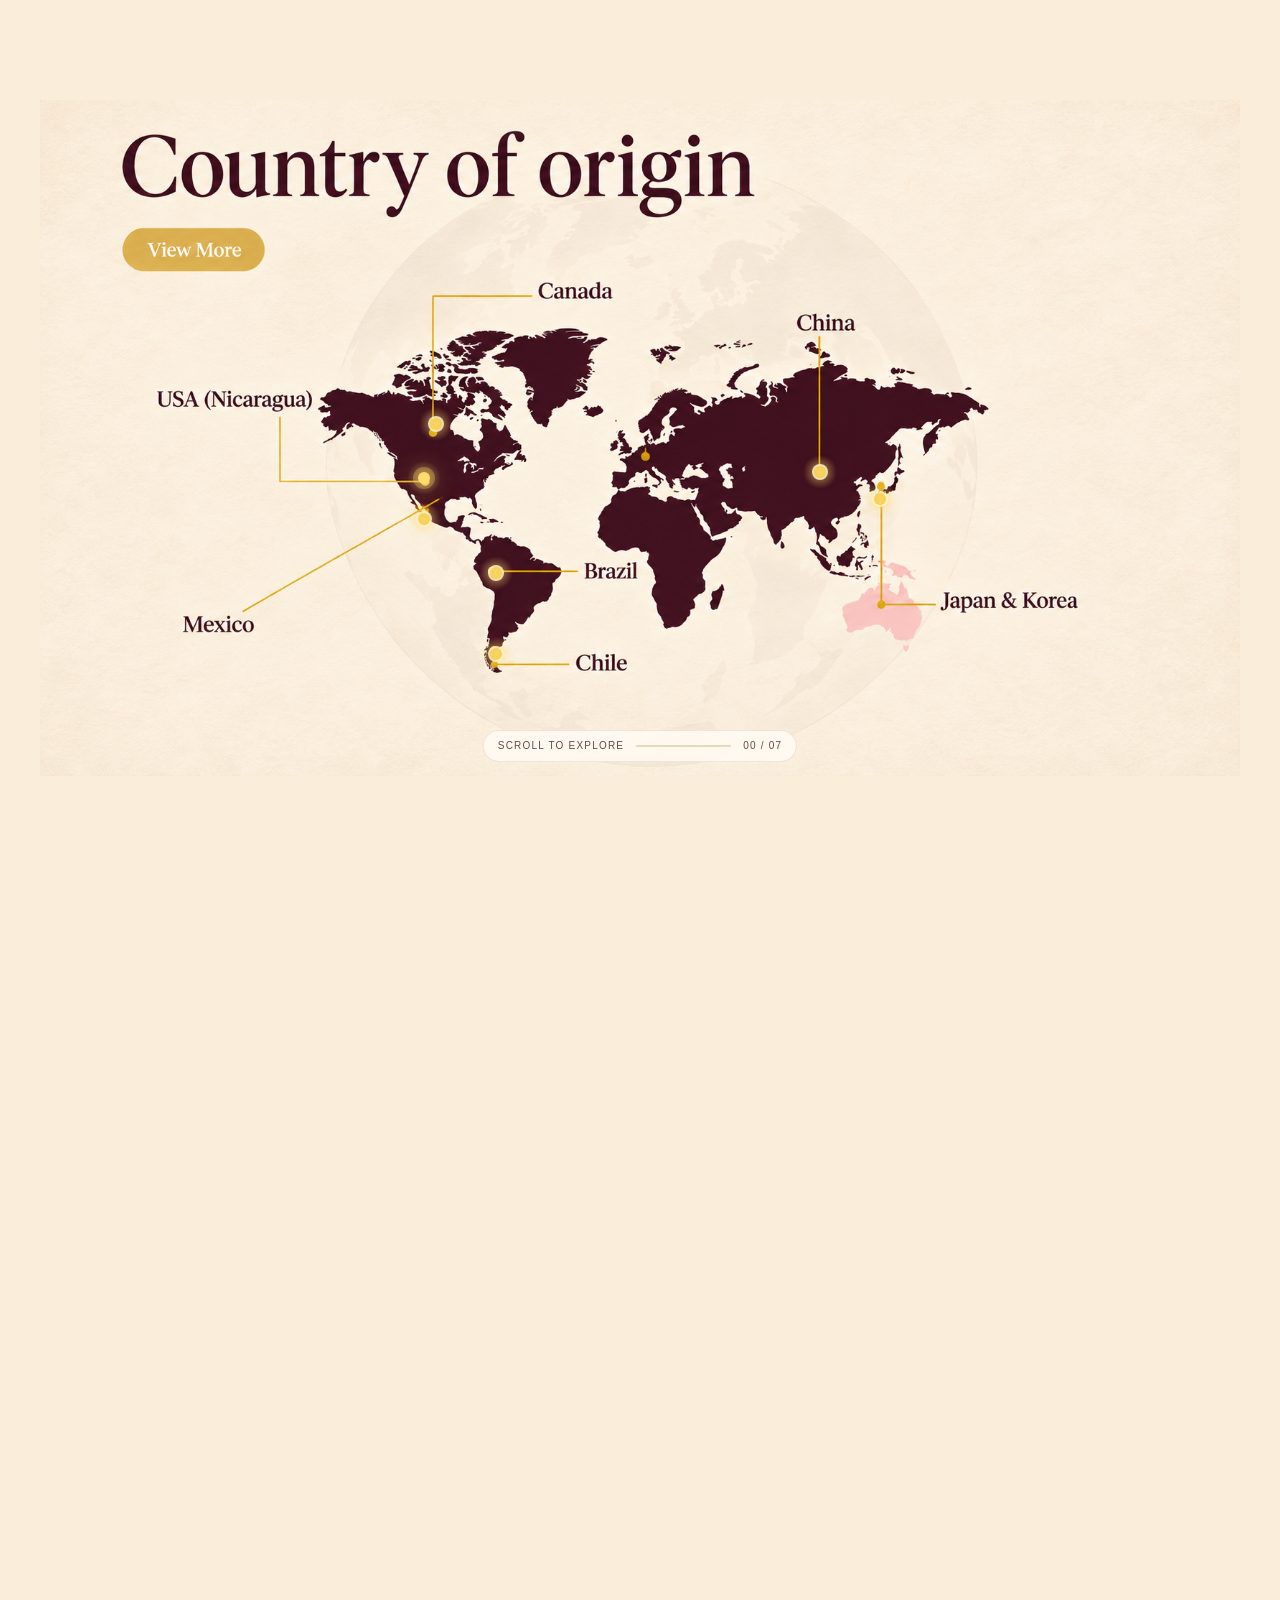
<file: dessert-map/index.html>
<!doctype html>
<html lang="ko">
  <head>
    <meta charset="UTF-8" />
    <meta name="viewport" content="width=device-width, initial-scale=1.0" />
    <title>Dessert Lab | Country of Origin</title>

    <link rel="stylesheet" href="css/origin-map.css" />
    <script src="js/script.js" defer></script>
  </head>

  <body class="origin-demo">
    <main>
      <section class="origin-scroll" id="origin" aria-label="세계의 대표 디저트 여행">
        <div class="origin-sticky">
          <div class="origin-frame" id="originFrame">
            <!-- 세계지도 원본 이미지 -->
            <img
              id="originMap"
              class="origin-map"
              src="img/ChatGPT 이미지 2026년 11월 5일 오후 03_46_08-1.png"
              alt="Country of origin 세계지도"
            />

            <!-- View More 호버 -->
            <a href="../dessert-subpage/index.html" class="origin-view-more" aria-label="세계 디저트 자세히 보기">
              <span>View More</span>
            </a>

            <!-- 국가별 핑 -->
            <div class="origin-points" id="originPoints" aria-hidden="true"></div>

            <!-- 디저트 카드 -->
            <article class="dessert-card" id="dessertCard" aria-hidden="true">
              <img id="dessertPhoto" src="" alt="" />

              <div class="dessert-info">
                <span class="dessert-country" id="dessertCountry"></span>

                <strong class="dessert-name" id="dessertName"></strong>
              </div>
            </article>
          </div>

          <!-- 스크롤 진행 표시 -->
          <div class="scroll-indicator" aria-hidden="true">
            <span>SCROLL TO EXPLORE</span>

            <div class="progress-track">
              <div class="progress-fill" id="progressFill"></div>
            </div>

            <span id="progressText">00 / 07</span>
          </div>
        </div>
      </section>
    </main>
  </body>
</html>
</file>
<file: dessert-map/css/origin-map.css>
/* ================================================
   CON04 ONLY — COUNTRY OF ORIGIN
   Team header / footer / other sections untouched.
   Responsive ranges: <=768 / 769–1199 / >=1200px
   ================================================ */
#origin {
  --origin-map-paper: #f7efe2;
  --origin-header-offset: 73px;
  --vm-left: 6.9%;
  --vm-top: 19%;
  --vm-width: 11.9%;
  --vm-height: 6.3%;
}

#origin, #origin * { box-sizing: border-box; }

#origin.origin-scroll {
  position: relative;
  height: 450vh;
  margin: 0;
  padding: 100px 0 0;
  background: var(--origin-map-paper);
  color: #351822;
  font-family: Georgia, "Times New Roman", serif;
}

#origin .origin-sticky {
  position: sticky;
  top: var(--origin-header-offset);
  display: flex;
  justify-content: center;
  align-items: flex-start;
  width: 100%;
  margin: 0;
  padding: 0;
  overflow: hidden;
  background: var(--origin-map-paper);
}

#origin .origin-frame {
  position: relative;
  width: min(96vw, 156.28svh, 1200px);
  max-width: 100%;
  aspect-ratio: 1648 / 928;
  flex: 0 0 auto;
  background: transparent;
  isolation: isolate;
}

#origin .origin-map {
  display: block;
  width: 100%;
  height: 100%;
  object-fit: contain;
  user-select: none;
  -webkit-user-drag: none;
  pointer-events: none;
}

#origin .origin-points {
  position: absolute;
  inset: 0;
  pointer-events: none;
}

/* View More: all coordinates relative to the original map image */
#origin .origin-frame > a.origin-view-more {
  position: absolute;
  z-index: 30;
  left: var(--vm-left) !important;
  top: var(--vm-top) !important;
  width: var(--vm-width) !important;
  height: var(--vm-height) !important;
  display: flex;
  align-items: center;
  justify-content: center;
  margin: 0;
  padding: 0 !important;
  border-radius: 999px;
  text-decoration: none;
  background: transparent;
  overflow: hidden;
  cursor: pointer;
  opacity: 1 !important;
  transform: none !important;
  filter: none !important;
  mix-blend-mode: normal !important;
  transition: background-color .22s ease;
}

#origin .origin-view-more > span {
  opacity: 0;
  visibility: hidden;
  color: #fff;
  font-family: Georgia, "Times New Roman", serif;
  font-size: clamp(8px, 1.25vw, 18px);
  font-weight: 600;
  line-height: 1;
  white-space: nowrap;
  transition: opacity .22s ease;
}
#origin .origin-frame > a.origin-view-more:hover,
#origin .origin-frame > a.origin-view-more:focus-visible {
  background: #97a081 !important;
  opacity: 1 !important;
}
#origin .origin-frame > a.origin-view-more:hover > span,
#origin .origin-frame > a.origin-view-more:focus-visible > span {
  opacity: 1 !important;
  visibility: visible !important;
}
#origin .origin-view-more:focus-visible { outline: 2px solid #603c31; outline-offset: 3px; }

/* Country dots */
#origin .map-point {
  position: absolute;
  z-index: 1;
  width: 12px;
  height: 12px;
  transform: translate(-50%, -50%);
  border-radius: 50%;
  background: #f2c84b;
  box-shadow: 0 0 0 2px rgba(255,248,221,.85), 0 0 12px rgba(242,200,75,.5);
}
#origin .map-point::before, #origin .map-point::after {
  content: "";
  position: absolute;
  left: 50%;
  top: 50%;
  transform: translate(-50%,-50%);
  border-radius: 50%;
  pointer-events: none;
}
#origin .map-point::before {
  width: 34px;
  height: 34px;
  background: radial-gradient(circle,rgba(255,225,120,.48),transparent 70%);
  animation: originSoftPulse 2s ease-in-out infinite;
  animation-delay: var(--delay,0s);
}
#origin .map-point::after {
  width: 14px;
  height: 14px;
  border: 2px solid rgba(242,200,75,.9);
  opacity: 0;
  animation: originPingRing 2s ease-out infinite;
  animation-delay: var(--delay,0s);
}
#origin .map-point.active {
  z-index: 2;
  background: #ffd667;
  box-shadow: 0 0 0 5px rgba(242,200,75,.32),0 0 25px rgba(255,220,102,.95);
}
@keyframes originSoftPulse {
  0%, 100% { opacity:.4; transform:translate(-50%,-50%) scale(.8); }
  50% { opacity:1; transform:translate(-50%,-50%) scale(1.25); }
}
@keyframes originPingRing {
  0% { opacity:.9; transform:translate(-50%,-50%) scale(.8); }
  70% { opacity:.18; transform:translate(-50%,-50%) scale(2.7); }
  100% { opacity:0; transform:translate(-50%,-50%) scale(3.2); }
}

/* Individual dessert cards */
#origin .dessert-card {
  position: absolute;
  z-index: 5;
  left: 50%;
  top: 50%;
  width: 130px;
  padding: 9px;
  background: rgba(255,250,240,.97);
  border: 1px solid rgba(181,140,72,.48);
  border-radius: 16px;
  box-shadow: 0 16px 55px rgba(42,22,25,.22);
  opacity: 0;
  pointer-events: none;
  will-change: transform,opacity;
  transform: translate(-50%,-50%) scale(.2);
}
#origin .dessert-card > img {
  display:block;
  width:100%;
  height:auto;
  aspect-ratio:4/3;
  object-fit:cover;
  border-radius:10px;
  background:#f6ebd9;
}
#origin .dessert-info { display:flex; flex-direction:column; gap:6px; padding:12px 9px 8px; }
#origin .dessert-country {
  color:#6f4d34;
  font:700 11px/1.4 Arial,sans-serif;
  letter-spacing:.13em;
  text-transform:uppercase;
  overflow-wrap:anywhere;
}
#origin .dessert-name {
  color:#3a2427;
  font-size:clamp(17px,1.4vw,23px);
  font-weight:500;
  line-height:1.15;
  overflow-wrap:anywhere;
}

/* Scroll progress */
#origin .scroll-indicator {
  position:absolute;
  z-index:10;
  bottom:14px;
  left:50%;
  transform:translateX(-50%);
  display:flex;
  align-items:center;
  gap:12px;
  padding:10px 14px;
  border:1px solid rgba(123,87,57,.12);
  border-radius:999px;
  background:rgba(255,251,243,.86);
  color:#664c46;
  font:10px/1 Arial,sans-serif;
  letter-spacing:.12em;
  white-space:nowrap;
}
#origin .progress-track { width:95px; height:2px; overflow:hidden; background:#e5d9bc; }
#origin .progress-fill { width:0; height:100%; background:#b8944b; }

/* =================================================
   >=1200px — existing desktop layout, no redesign
   ================================================= */
@media (min-width:1200px) {
  #origin .origin-frame { width:min(96vw,156.28svh,1200px); }
  #origin .dessert-card { width:130px; }
}

/* =================================================
   769–1199px — full map and usable progress bar
   ================================================= */
@media (min-width:769px) and (max-width:1199px) {
  #origin .origin-sticky {
    height:calc(100svh - var(--origin-header-offset));
    align-items:center;
  }
  #origin .origin-frame {
    width:min(96vw,130svh,1200px);
    margin-top:-16px;
  }
  #origin .dessert-card {
    width:clamp(104px,12vw,130px);
    padding:7px;
    border-radius:12px;
  }
  #origin .dessert-card > img { border-radius:8px; }
  #origin .dessert-info { gap:4px; padding:8px 5px 5px; }
  #origin .dessert-country { font-size:9px; letter-spacing:.07em; }
  #origin .dessert-name { font-size:clamp(13px,1.5vw,18px); }
  #origin .origin-view-more > span { font-size:clamp(9px,1.2vw,14px); }
}

/* =================================================
   <=768px — map remains uncropped; card displayed
   below the map within the sticky viewport.
   ================================================= */
@media (max-width:768px) {
  #origin.origin-scroll {
    height:520svh;
    padding-top:65px;
  }
  #origin .origin-sticky {
    height:calc(100svh - var(--origin-header-offset));
    align-items:flex-start;
    padding-top:clamp(12px,3svh,25px);
  }
  #origin .origin-frame {
    width:min(100%,650px,80svh);
    max-width:100%;
    margin:0 auto;
  }
  #origin .origin-frame > a.origin-view-more {
    min-height:28px;
  }
  #origin .origin-view-more > span { font-size:9px; }
  #origin .map-point { width:8px; height:8px; }
  #origin .map-point::before { width:24px; height:24px; }
  #origin .map-point::after { width:10px; height:10px; }
  #origin .dessert-card {
    /* JS sets left/top inline for desktop: keep mobile card centered below the image. */
    left:50% !important;
    top:calc(100% + 14px) !important;
    width:clamp(174px,47vw,218px);
    max-width:60vw;
    padding:7px;
    border-radius:12px;
  }
  #origin .dessert-card > img { border-radius:8px; }
  #origin .dessert-info { gap:4px; padding:8px 7px 6px; }
  #origin .dessert-country { font-size:9px; letter-spacing:.07em; }
  #origin .dessert-name { font-size:17px; line-height:1.14; }
  #origin .scroll-indicator {
    bottom:clamp(12px,2.6svh,22px);
    gap:8px;
    padding:9px 11px;
    font-size:9px;
  }
  #origin .progress-track { width:clamp(48px,13vw,70px); }
}

/* Short mobile/landscape screens: prevent card-progress overlap. */
@media (max-width:768px) and (max-height:700px) {
  #origin .dessert-card {
    width:clamp(148px,34vw,174px);
    padding:6px;
  }
  #origin .dessert-info { padding:5px 4px 4px; gap:3px; }
  #origin .dessert-name { font-size:15px; }
}

@media (prefers-reduced-motion:reduce) {
  #origin .map-point::before,
  #origin .map-point::after { animation:none; }
  #origin .origin-view-more,
  #origin .origin-view-more > span { transition:none; }
}

/* standalone dessert-map/index.html only */
body.origin-demo { margin:0; }
</file>
